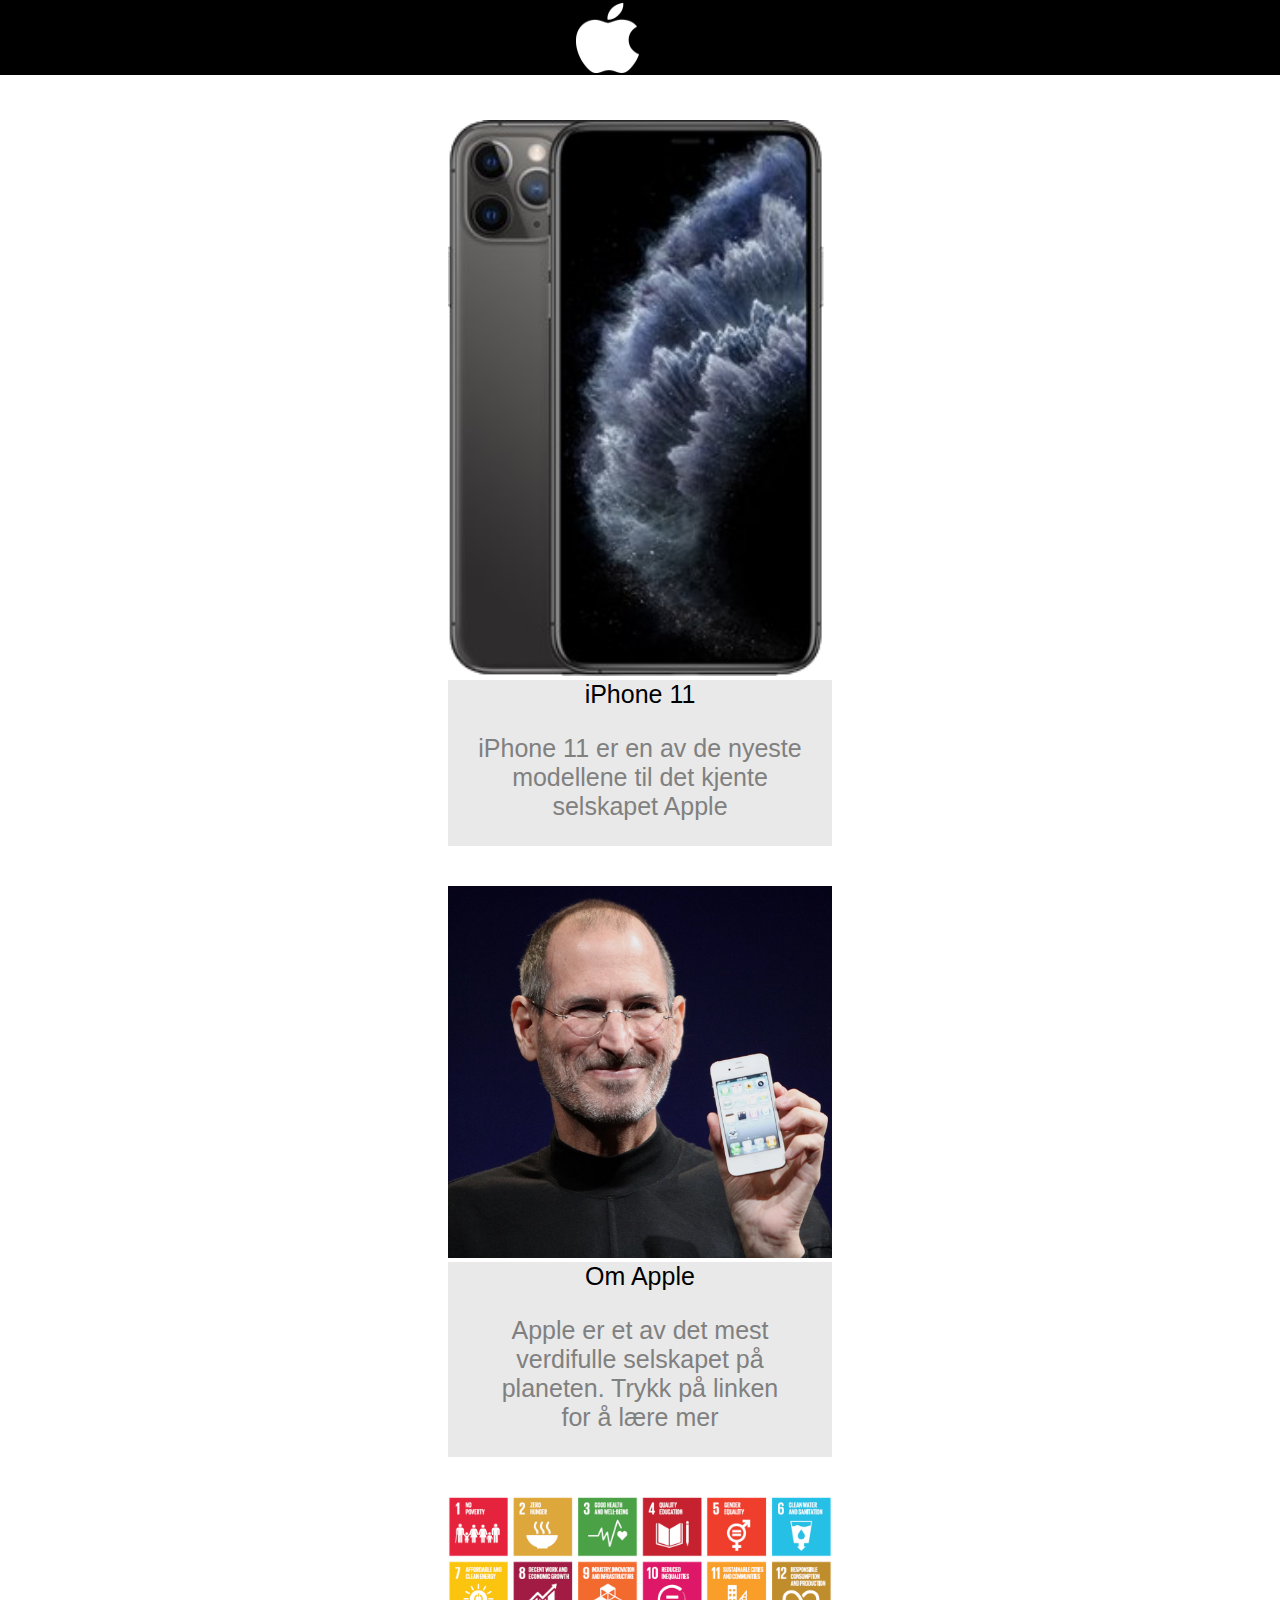
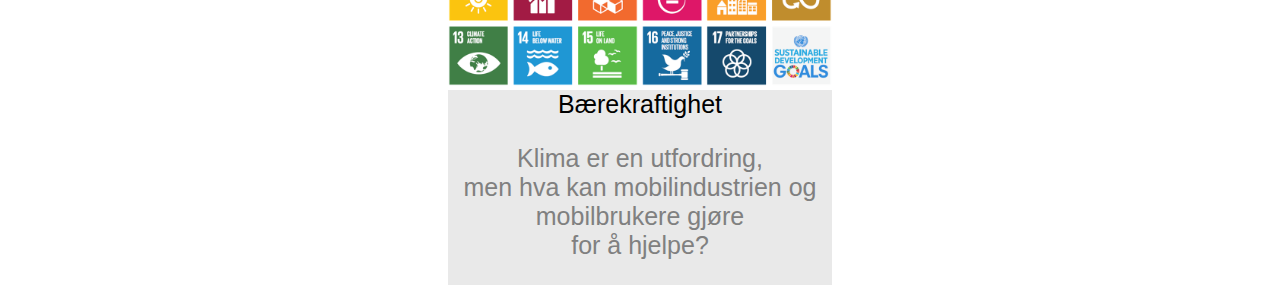
<file: index.html>
<!doctype html>
<html>
    <head>
        <title>Apple iPhone</title><!--Navnet på fanen i nettleseren-->
        <link rel="stylesheet" href="forside.css"><!--Tilkobling til .css-->
    </head>

    <body>
        <div class="meny"><!--Meny med bilde-->
            <div id="bilde1"><img src="bilder/Untitled.png" width="63" height="70" alt="apple"></div>
        </div>

        <div class="innhold">
            <div class="info">
                <div class="bilde"><img src="bilder/iphone11.png" width="100%" height="100%" alt="iphone11"></div>
                <div class="tekst"><a href="iphone11pro.html">iPhone 11</a><p>iPhone 11 er en av de nyeste <br>modellene til det kjente <br>selskapet Apple</p></div>
            </div>
            <div class="info">
                <div class="bilde"><img src="bilder/stevejobs.png" width="100%" height="100%" alt="steve jobs"></div>
                <div class="tekst"><a href="apple.html">Om Apple</a><p>Apple er et av det mest <br>verdifulle selskapet på <br>planeten. Trykk på linken <br>for å lære mer</p></div>
            </div>
            <div class="info">
                <div class="bilde"><img src="bilder/baerekraftigutvikling.png" width="100%" height="100%" alt="utvikling"></div>
                <div class="tekst"><a href="baerekraft.html">Bærekraftighet</a><p>Klima er en utfordring, <br>men hva kan mobilindustrien og <br>mobilbrukere gjøre <br>for å hjelpe?</p>
            </div>
        </div>
    </body>
</html>
</file>
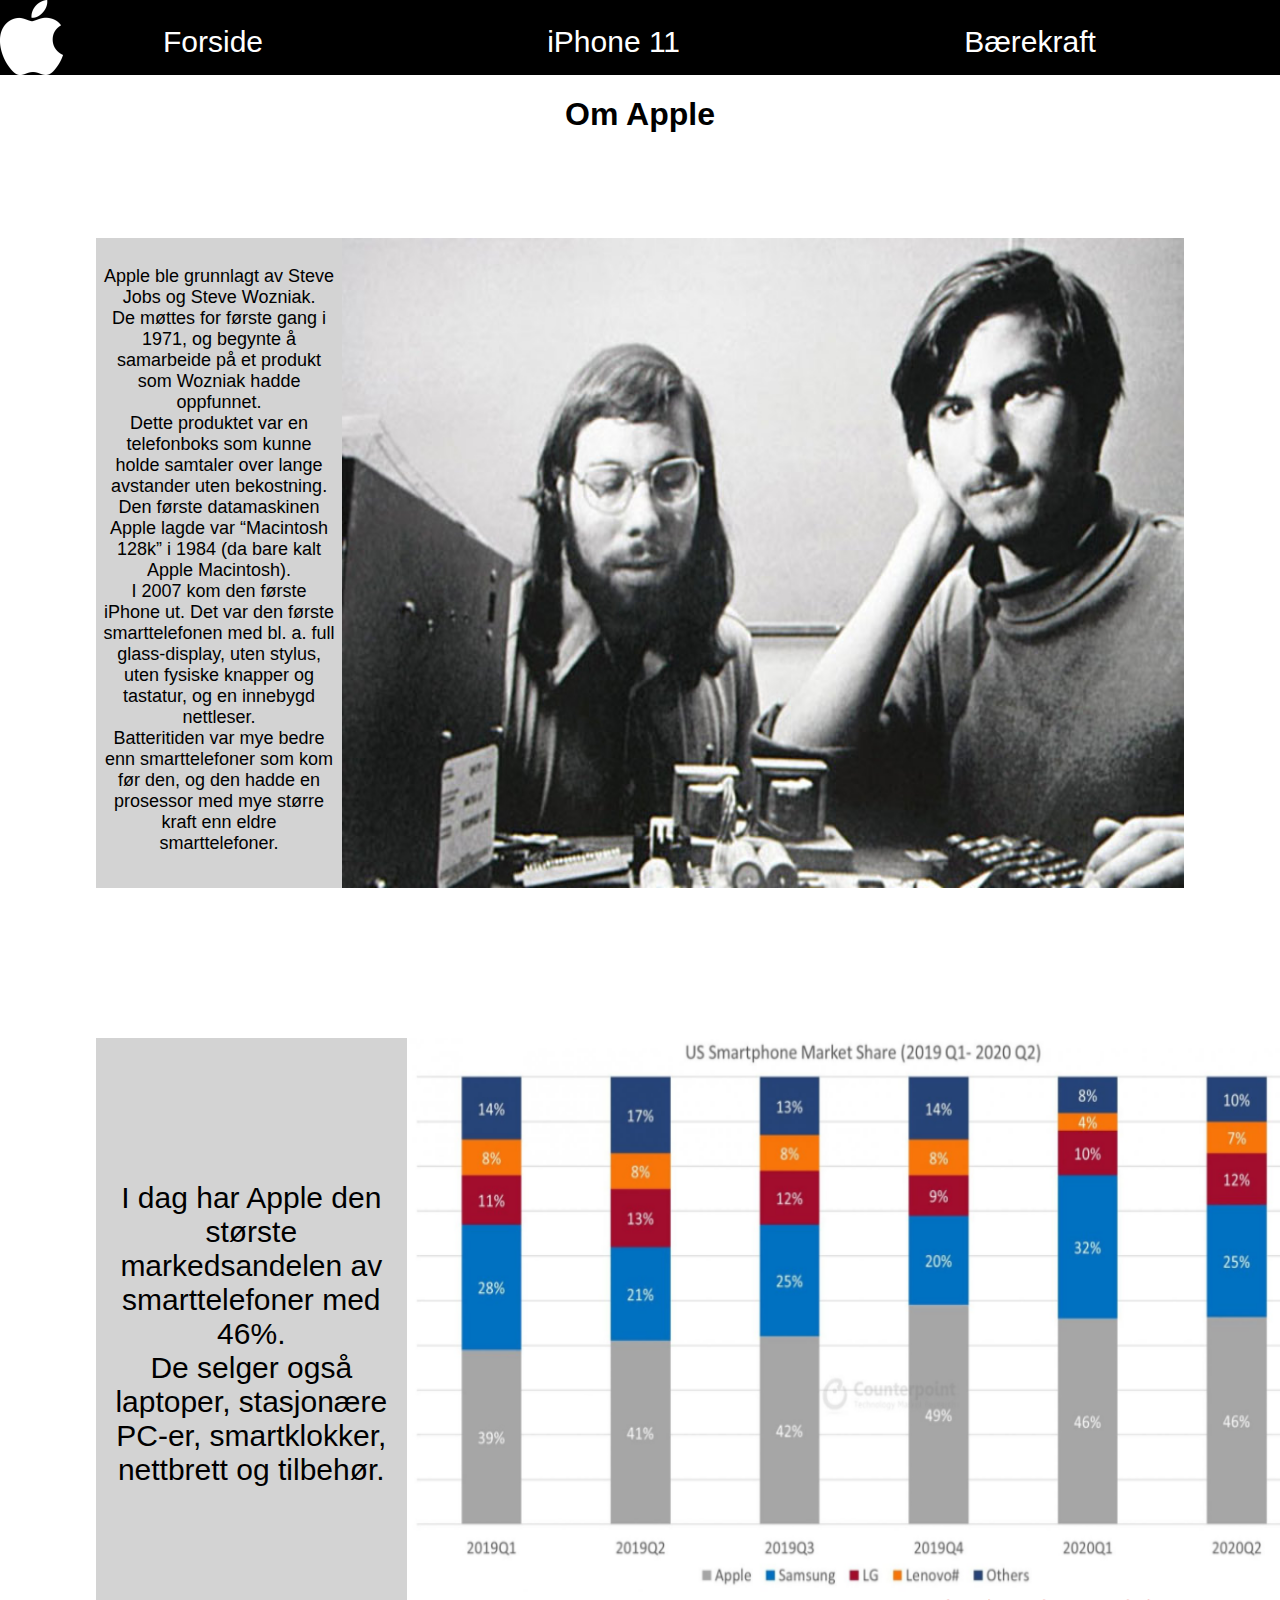
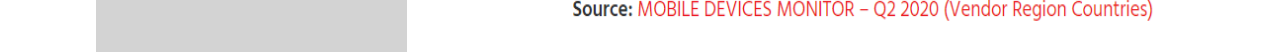
<file: apple.html>
<!doctype html>
<html>
    <head>
        <title>Om Apple</title>
        <link rel="stylesheet" href="apple.css">
    </head>

    <body>
            <div class="meny"><!--Meny med logo og lenker til de andre sidene-->
                <div class="logo" href></div>
                <a href="index.html"> Forside </a>
                <a href="iphone11pro.html"> iPhone 11 </a>
                <a href="baerekraft.html"> Bærekraft  </a>
            </div>

            <div class="overskrift"><!--Overskrift-->
                <h1>Om Apple</h1>
            </div>

            <div class="innhold"> <!--Flex-boks med tekst og bilde-->
                <div class="tekst">
                    
                    <br>Apple ble grunnlagt av Steve Jobs og Steve Wozniak. <br> De møttes for første gang i 1971, og begynte å samarbeide på et produkt som Wozniak hadde oppfunnet. <br>Dette produktet var en telefonboks som kunne holde samtaler over lange avstander uten bekostning.
                     <br> Den første datamaskinen Apple lagde var “Macintosh 128k” i 1984 (da bare kalt Apple Macintosh).<br> I 2007 kom den første iPhone ut. Det var den første smarttelefonen med bl. a. full glass-display, uten stylus, uten fysiske knapper og tastatur, og en innebygd nettleser. <br>Batteritiden var mye bedre enn smarttelefoner som kom før den, og den hadde en prosessor med mye større kraft enn eldre smarttelefoner. 
                    </div>
                <div class="bilde"><img src="bilder/jobswonzniak.jpg" width="100%" height="100%" alt="steve og steve"><img</div>
            </div>
            
            <div class="innhold2"> 
                <div class="tekst2">  
                    <br><br><br><br>I dag har Apple den største markedsandelen av smarttelefoner med 46%. <br>
                    De selger også laptoper, stasjonære PC-er, smartklokker, nettbrett og tilbehør. 
                </div>

                <div class="bilde2"><img src="bilder/applemarketshare.png" width="100%" height="100%" alt="market share"><img</div>
            </div>
    </body>
</html>
</file>
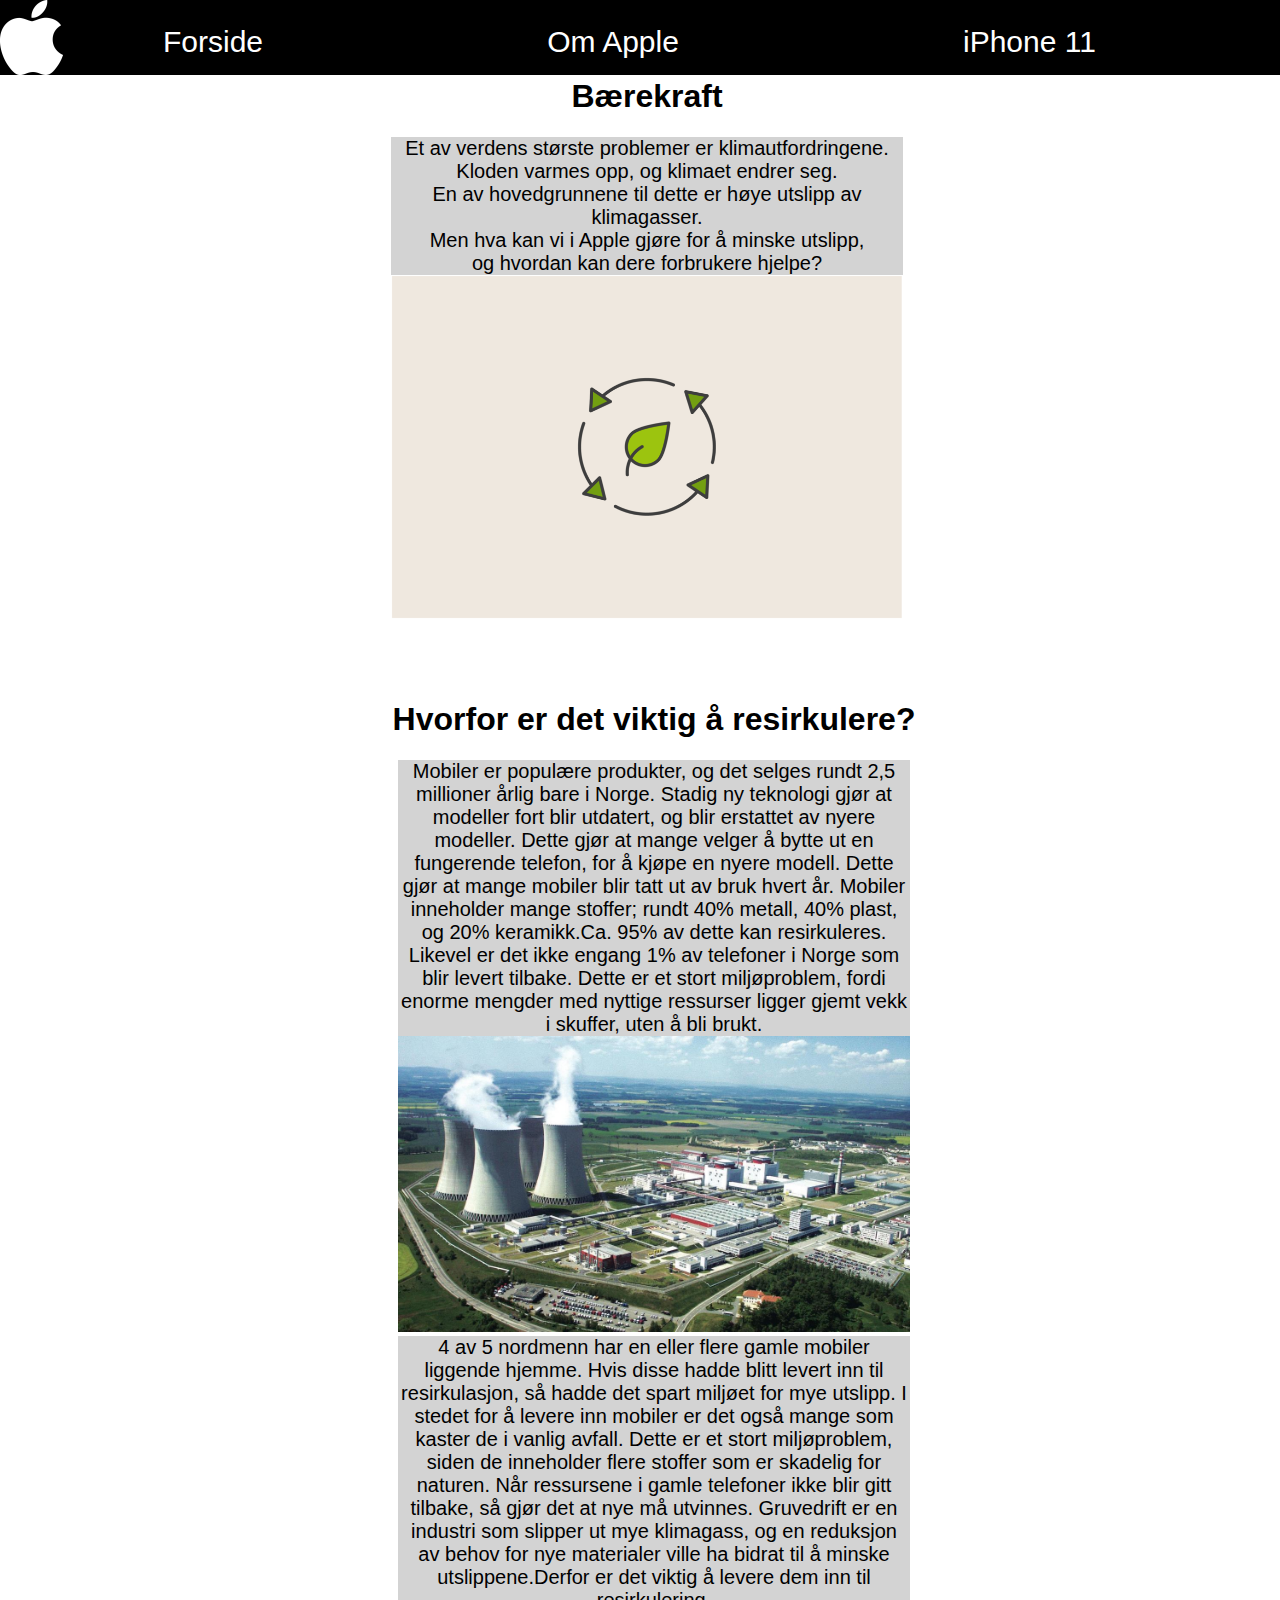
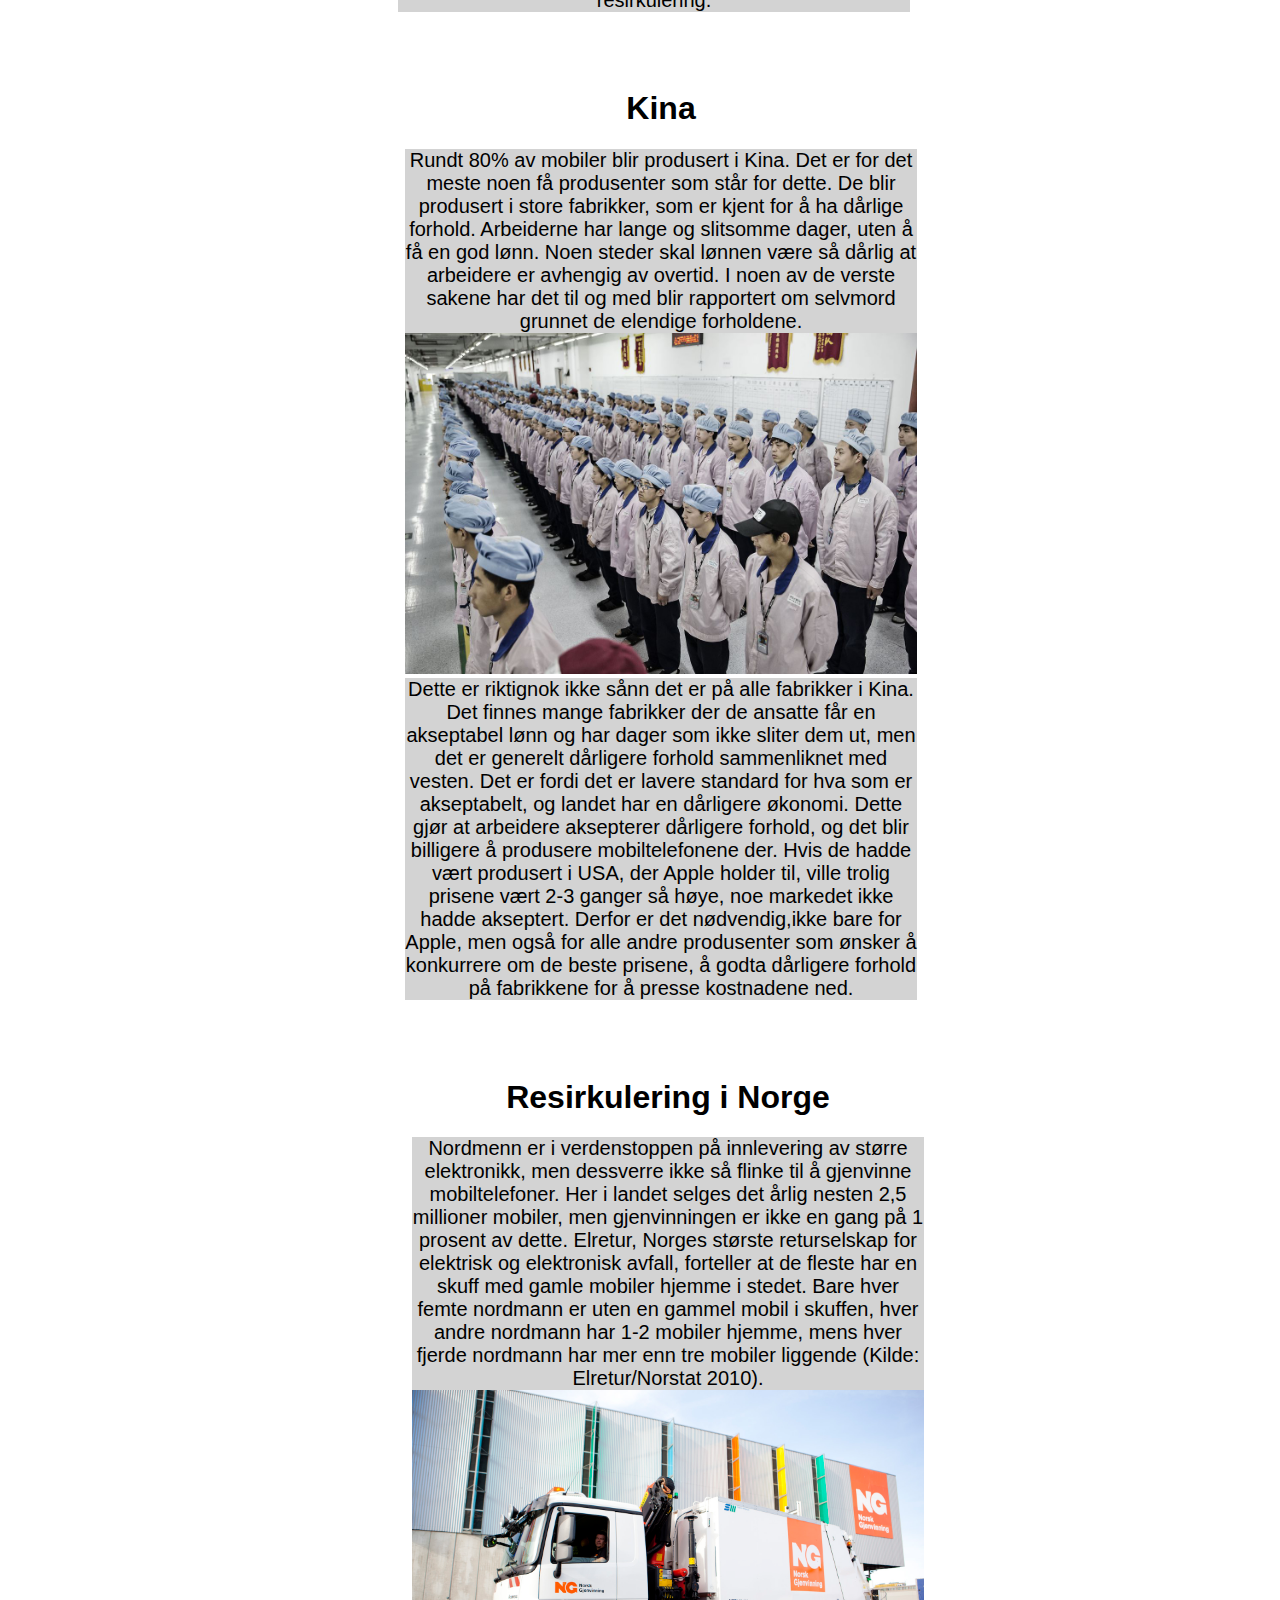
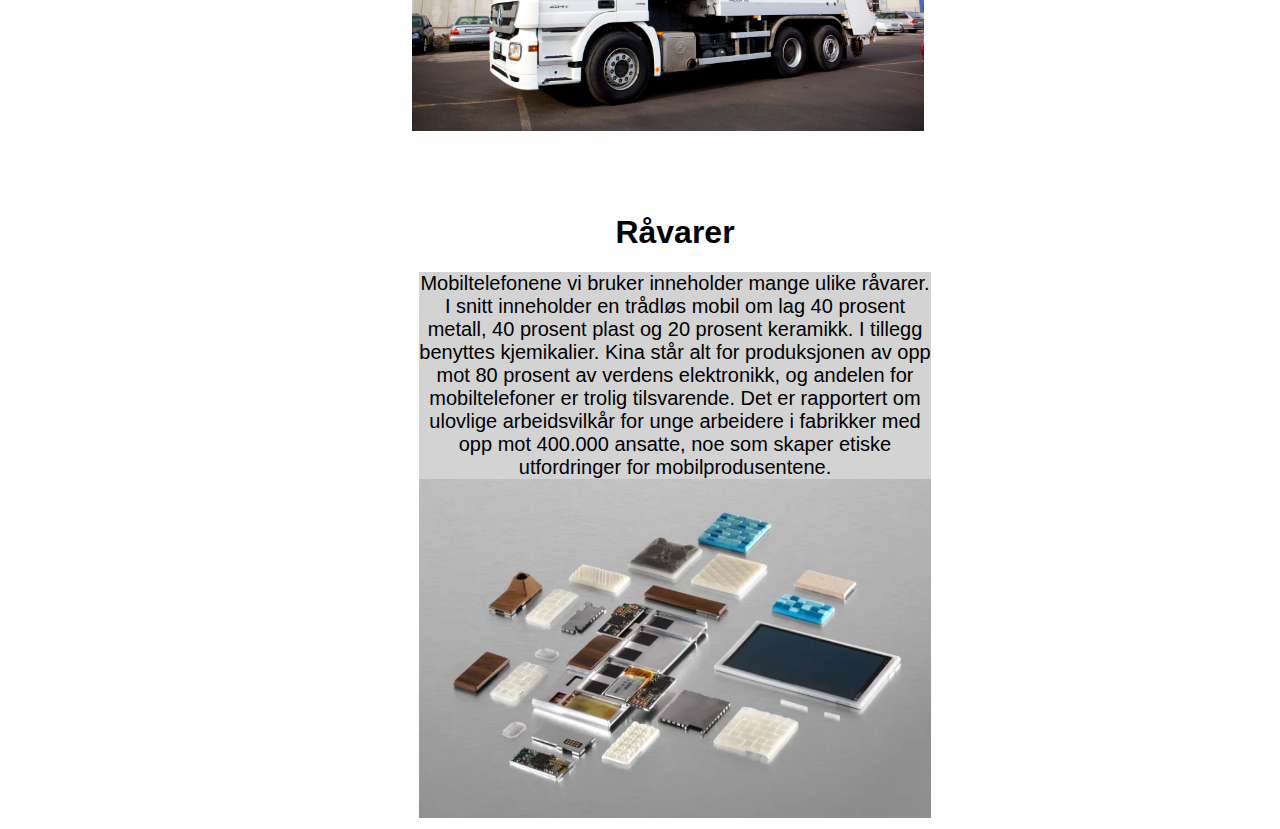
<file: baerekraft.html>
<!doctype html>
<html>
    <head>
        <title>Bærekraft</title>
        <link rel="stylesheet" href="baerekraft.css">
        

    </head>

    <body>
            <div class="meny"><!--Meny med logo og lenker til de andre sidene-->
                <div class="logo" href></div>
                <a href="index.html"> Forside </a>
                <a href="apple.html"> Om Apple </a>
                <a href="iphone11pro.html"> iPhone 11 </a>
            </div>

            
            <div class="innhold"><!--Flex-bokser med bilde og tekst -->

            <div class="overskrift">
                <h1>Bærekraft</h1>
            </div>

                <div class="tekst"> 
                    Et av verdens største problemer er klimautfordringene.<br>Kloden varmes opp, og klimaet endrer seg. <br>En av hovedgrunnene til dette er høye utslipp av klimagasser.<br>Men hva kan vi i Apple gjøre for å minske utslipp, <br>og hvordan kan dere forbrukere hjelpe?              
            </div>

            <div class="bilde"><img src="bilder/gjenvinning.png" width="100%" height="100%" alt="bilde 1"><img</div>
            </div>
        
            
            
            <div class="innhold"> 
                
            <div class="overskrift">
                <h1>Hvorfor er det viktig å resirkulere?</h1>
            </div>

                <div class="tekst">  
                Mobiler er populære produkter, og det selges rundt 2,5 millioner årlig bare i Norge. Stadig ny teknologi gjør at modeller fort blir utdatert, og blir
                erstattet av nyere modeller. Dette gjør at mange velger å bytte ut en fungerende telefon, for å kjøpe en nyere modell. Dette gjør at mange mobiler
                blir tatt ut av bruk hvert år. Mobiler inneholder mange stoffer; rundt 40% metall, 40% plast, og 20% keramikk.Ca. 95% av dette kan resirkuleres.
                Likevel er det ikke engang 1% av telefoner i Norge som blir levert tilbake. Dette er et stort miljøproblem, fordi enorme mengder med nyttige
                ressurser ligger gjemt vekk i skuffer, uten å bli brukt. 
                </div>

                <div class="bilde"><img src="bilder/bilde2.jpg" width="100%" height="100%" alt="bilde 2"><img</div>

                <div class="tekst2">4 av 5 nordmenn har en eller flere gamle mobiler liggende hjemme. Hvis disse hadde 
                    blitt levert inn til resirkulasjon, så hadde det spart miljøet for mye utslipp. I stedet for å levere inn mobiler er det også mange som kaster 
                    de i vanlig avfall. Dette er et stort miljøproblem, siden de inneholder flere stoffer som er skadelig for naturen. Når ressursene i gamle telefoner
                    ikke blir gitt tilbake, så gjør det at nye må utvinnes. Gruvedrift er en industri som slipper ut mye klimagass, og en reduksjon av behov for nye
                    materialer ville ha bidrat til å minske utslippene.Derfor er det viktig å levere dem inn til resirkulering.</div><!--Gitt nanv tekst2 slik at vi kan dele
                    opp teksten, så man slipper å scrolle for å lese hele avnsittet-->
            </div>

            

            <div class="innhold"> 
                
            <div class="overskrift">
                <h1>Kina</h1>
            </div>

                <div class="tekst">  
                Rundt 80% av mobiler blir produsert i Kina. Det er for det meste noen få produsenter som står for dette. De blir produsert i store
                fabrikker, som er kjent for å ha dårlige forhold. Arbeiderne har lange og slitsomme dager, uten å få en god lønn. Noen steder skal 
                lønnen være så dårlig at arbeidere er avhengig av overtid. I noen av de verste sakene har det til og med blir rapportert om selvmord 
                grunnet de elendige forholdene. 
                </div>


                <div class="bilde"><img src="bilder/bilde3.jpg" width="100%" height="100%" alt="bilde 3"><img</div>

                
                <div class="tekst2">Dette er riktignok ikke sånn det er på alle fabrikker i Kina. Det finnes mange  fabrikker der de ansatte 
                    får en akseptabel lønn og har dager som ikke sliter dem ut, men det er generelt dårligere forhold sammenliknet med vesten. Det er fordi det er 
                    lavere standard for hva som er akseptabelt, og landet har en dårligere økonomi. Dette gjør at arbeidere aksepterer dårligere forhold, og det blir 
                    billigere å produsere mobiltelefonene der. Hvis de hadde vært produsert i USA, der Apple holder til, ville trolig prisene vært 2-3 ganger så høye, 
                    noe markedet ikke hadde akseptert. Derfor er det nødvendig,ikke bare for Apple, men også for alle andre produsenter som ønsker å konkurrere om de beste 
                    prisene, å godta dårligere forhold på fabrikkene for å presse kostnadene ned.
                </div>

            </div>

            

            <div class="innhold"> 
                
            <div class="overskrift">
                <h1>Resirkulering i Norge</h1>
            </div>

                <div class="tekst"> 
                    Nordmenn er i verdenstoppen på innlevering av større elektronikk,
                    men dessverre ikke så flinke til å gjenvinne mobiltelefoner.
                    Her i landet selges det årlig nesten 2,5 millioner mobiler, men gjenvinningen er ikke en gang på
                    1 prosent av dette. Elretur, Norges største returselskap for elektrisk og elektronisk avfall, forteller at de fleste har en
                     skuff med gamle mobiler hjemme i stedet. Bare hver femte nordmann er uten en gammel mobil i skuffen, 
                     hver andre nordmann har 1-2 mobiler hjemme, mens hver fjerde nordmann har mer enn tre mobiler liggende (Kilde: Elretur/Norstat 2010).

                </div>                  

            <div class="bilde"><img src="bilder/bilde4.jpg" width="100%" height="100%" alt="bilde 4"><img</div>

            </div>


            

            <div class="innhold"> 
                
            
            <div class="overskrift">
                <h1>Råvarer</h1>
            </div>

                <div class="tekst">  
                    Mobiltelefonene vi bruker inneholder mange ulike råvarer. I snitt inneholder en trådløs mobil 
                    om lag 40 prosent metall, 40 prosent plast og 20 prosent keramikk. I tillegg benyttes kjemikalier.
                    Kina står alt for produksjonen av opp mot 80 prosent av verdens elektronikk, og andelen for 
                    mobiltelefoner er trolig tilsvarende. Det er rapportert om ulovlige arbeidsvilkår for unge arbeidere i fabrikker med opp mot 400.000 
                    ansatte, noe som skaper etiske utfordringer for mobilprodusentene.
                    

                </div>

                <div class="bilde"><img src="bilder/bilde5.jpg" width="100%" height="100%" alt="bilde 5"><img</div>
            </div>
    </body>
</html>
</file>
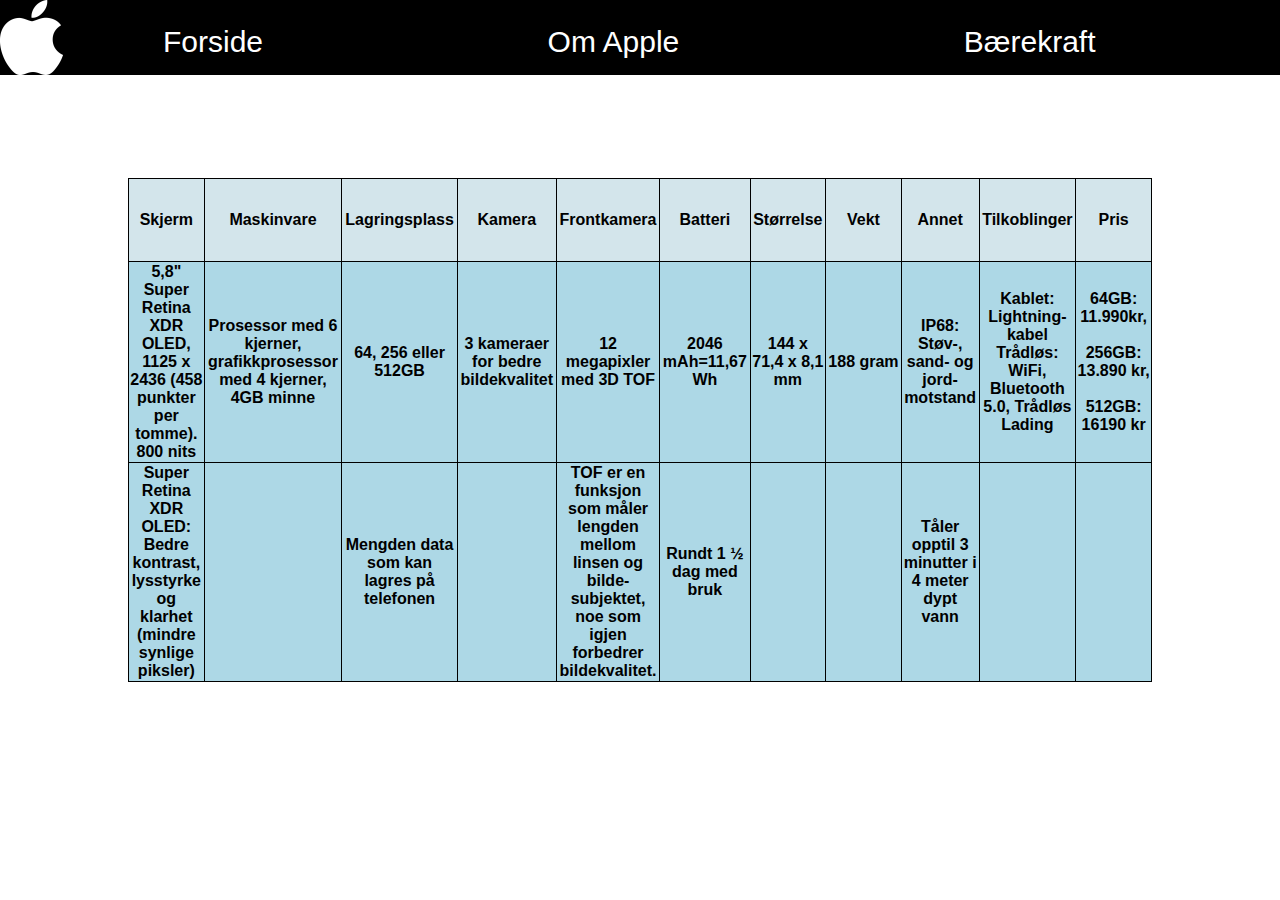
<file: iPhone11pro.html>
<!doctype html>
<html>
    <head>
        <title>Apple iPhone</title>
        <link rel="stylesheet" href="iphone11pro.css">
    </head>

    <body>
            <div class="meny"><!--Meny med logo og lenker til de andre sidene-->
                <div class="logo"></div>
                <a href="index.html"> Forside </a>
                <a href="apple.html"> Om Apple </a>
                <a href="baerekraft.html"> Bærekraft  </a>
            </div>

            <table><!--Tabell delt inn i 3 rader-->
                <tr class="top"><!--Gitt navn slik at vi kan ha en annen farge på denne raden-->
                    <th>Skjerm</th>
                    <th>Maskinvare</th>
                    <th>Lagringsplass</th>
                    <th>Kamera</th>
                    <th>Frontkamera</th>
                    <th>Batteri</th>
                    <th>Størrelse</th>
                    <th>Vekt</th>
                    <th>Annet</th>
                    <th>Tilkoblinger</th>
                    <th>Pris</th>
                </tr>
                <tr>
                    <th>5,8" Super Retina XDR OLED, 1125 x 2436 (458 punkter per tomme). 800 nits</th>
                    <th>Prosessor med 6 kjerner, grafikkprosessor med 4 kjerner, 4GB minne</th>
                    <th>64, 256 eller 512GB</th>
                    <th>3 kameraer for bedre bildekvalitet</th>
                    <th>12 megapixler med 3D TOF</th>
                    <th>2046 mAh=11,67 Wh</th>
                    <th>144 x 71,4 x 8,1 mm</th>
                    <th>188 gram</th>
                    <th>IP68: Støv-, sand- og jord-motstand </th>
                    <th>Kablet: Lightning-kabel <br> Trådløs: WiFi, Bluetooth 5.0, Trådløs Lading</th>
                    <th>64GB: <br>11.990kr,<br><br> 256GB: <br>13.890 kr,<br> <br>512GB: <br>16190 kr</th>
                </tr>
                <tr>
                    <th>Super Retina XDR OLED: Bedre kontrast, lysstyrke og klarhet (mindre synlige piksler)</th>
                    <th></th>
                    <th>Mengden data som kan lagres på telefonen</th>
                    <th></th>
                    <th>TOF er en funksjon som måler lengden mellom linsen og bilde-subjektet, noe som igjen forbedrer bildekvalitet. 
                    </th>
                    <th>Rundt 1 ½ dag med bruk</th>
                    <th></th>
                    <th></th>
                    <th> Tåler opptil 3 minutter i 4 meter dypt vann </th>
                    <th></th>
                    <th></th>
                </tr>
            </table>
        </div>

    </body>
</html>
</file>
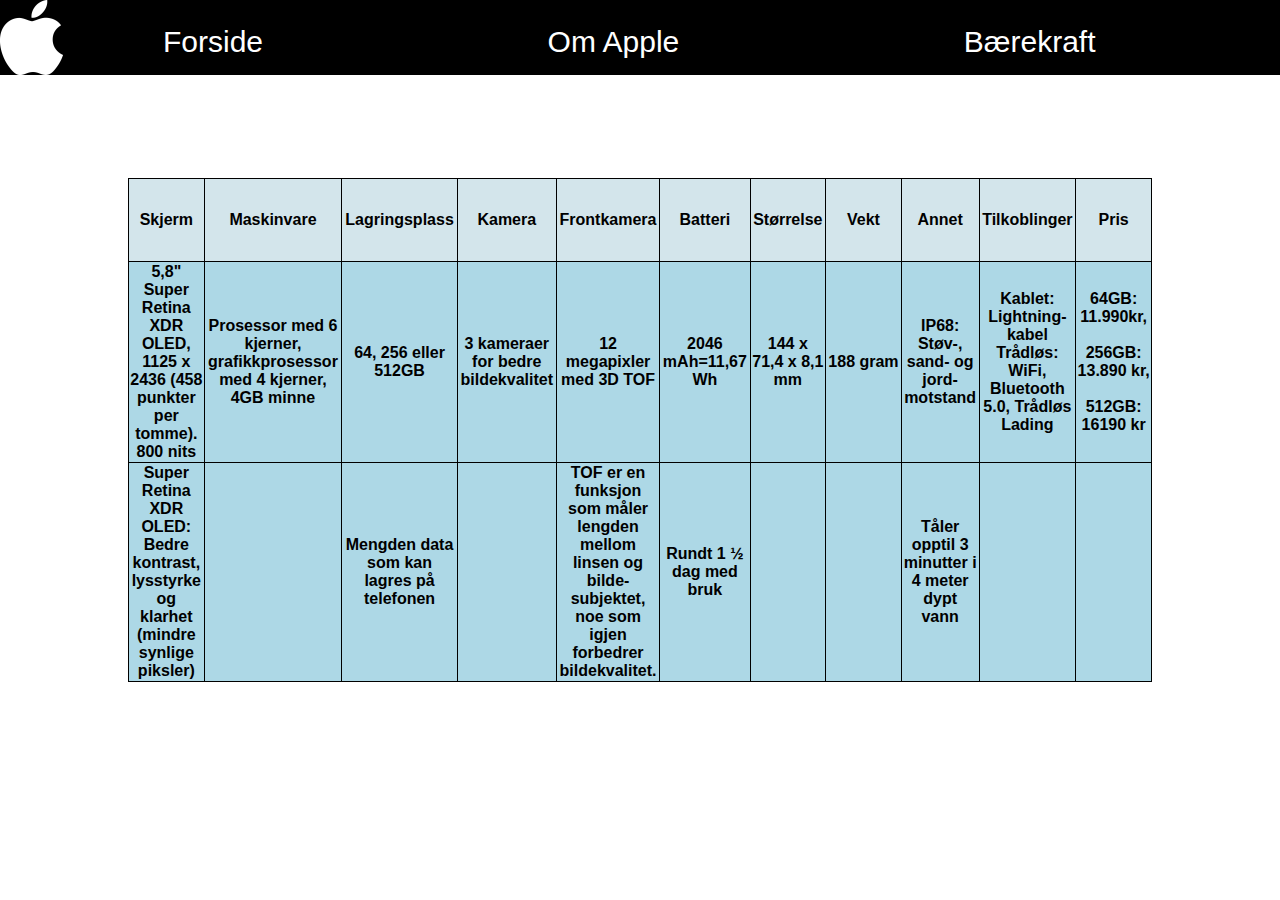
<file: iphone11pro.html>
<!doctype html>
<html>
    <head>
        <title>Apple iPhone</title>
        <link rel="stylesheet" href="iphone11pro.css">
    </head>

    <body>
            <div class="meny"><!--Meny med logo og lenker til de andre sidene-->
                <div class="logo"></div>
                <a href="index.html"> Forside </a>
                <a href="apple.html"> Om Apple </a>
                <a href="baerekraft.html"> Bærekraft  </a>
            </div>

            <table><!--Tabell delt inn i 3 rader-->
                <tr class="top"><!--Gitt navn slik at vi kan ha en annen farge på denne raden-->
                    <th>Skjerm</th>
                    <th>Maskinvare</th>
                    <th>Lagringsplass</th>
                    <th>Kamera</th>
                    <th>Frontkamera</th>
                    <th>Batteri</th>
                    <th>Størrelse</th>
                    <th>Vekt</th>
                    <th>Annet</th>
                    <th>Tilkoblinger</th>
                    <th>Pris</th>
                </tr>
                <tr>
                    <th>5,8" Super Retina XDR OLED, 1125 x 2436 (458 punkter per tomme). 800 nits</th>
                    <th>Prosessor med 6 kjerner, grafikkprosessor med 4 kjerner, 4GB minne</th>
                    <th>64, 256 eller 512GB</th>
                    <th>3 kameraer for bedre bildekvalitet</th>
                    <th>12 megapixler med 3D TOF</th>
                    <th>2046 mAh=11,67 Wh</th>
                    <th>144 x 71,4 x 8,1 mm</th>
                    <th>188 gram</th>
                    <th>IP68: Støv-, sand- og jord-motstand </th>
                    <th>Kablet: Lightning-kabel <br> Trådløs: WiFi, Bluetooth 5.0, Trådløs Lading</th>
                    <th>64GB: <br>11.990kr,<br><br> 256GB: <br>13.890 kr,<br> <br>512GB: <br>16190 kr</th>
                </tr>
                <tr>
                    <th>Super Retina XDR OLED: Bedre kontrast, lysstyrke og klarhet (mindre synlige piksler)</th>
                    <th></th>
                    <th>Mengden data som kan lagres på telefonen</th>
                    <th></th>
                    <th>TOF er en funksjon som måler lengden mellom linsen og bilde-subjektet, noe som igjen forbedrer bildekvalitet. 
                    </th>
                    <th>Rundt 1 ½ dag med bruk</th>
                    <th></th>
                    <th></th>
                    <th> Tåler opptil 3 minutter i 4 meter dypt vann </th>
                    <th></th>
                    <th></th>
                </tr>
            </table>
        </div>

    </body>
</html>
</file>
<file: forside.css>
BODY,HTML {
    padding: 0px;
    margin: 0px;
    font-family: Arial, Helvetica, sans-serif;
}

.meny {
    background-color: black;
    height: 75px;
    width: 100%;
    position: fixed;
    z-index: 100;
}

#bilde1 {
    position: absolute;
    left:45%;
    top: 3px;
    z-index: 100;
}

.innhold {
    position: relative;
    top: 100px;
    background-color: rgb(255, 255, 255);
    display: flex;
    flex-wrap: wrap;
    flex-direction: column;
    align-items: center;
}
.lenke {
    flex-grow: 1;
    background-color: rgb(0, 0, 0);
    margin: 5px;
    padding: 5px;
    text-align: center;
    justify-content: center;
    font-size: 20px;
    color: black;
    list-style-type: none;
}
 
 
a {text-decoration: none;}
a:link {color:black}
a:visited{color:black}
a:hover{color: grey;}
 
 
 
.info {
    height: 90%;
    width: 30%;
    background-color: white;
    margin: 20px;
    display: flex;
    flex-direction: column;
}
.bilde {
    width: 100%;
    height: 70%;
    background-color: white;
}
.tekst {
    width: 100%;
    height: 30%;
    background-color: rgb(233, 233, 233);
    font-size: 25px;
    color: grey;
    align-items: center;
    text-align: center;
}
</file>
<file: apple.css>
BODY,HTML {
    padding: 0px;
    margin: 0px;
    font-family: Arial, Helvetica, sans-serif;
}

.meny {
    background-color: black;
    height: 75px;
    width: 100%;
    display: flex;
    flex-direction: row;
    position: fixed;
    z-index: 100;
}


.meny a {
    display: inline;
    flex-grow: 1;
    font-size: 30px;
    text-decoration: none;
    color: white;
    padding: 25px 100px;
}

a:hover {
    color: skyblue;
}

.logo {
    background-image: url(bilder/Untitled.png); 
    width: 63px;
    z-index: 100;
    background-color: black;
}

.overskrift {
    text-align: center;
    position: absolute;
    top: 75px;
    left: 0;
    right: 0;
    bottom: 0;
    margin: auto;
}

.innhold {
    position: absolute;
    width: 85%;
    margin: auto;
    height: 650px;
    display: flex;
    flex-direction: row;
    top: 225px;
    left: 0px;
    right: 0px;
    bottom: 0px;
}

.tekst {
    padding: 7px;
    color: black;
    background-color: lightgrey;
    width: 300px;
    font-size: 18px;
    text-align: center;
}

.bilde {
    width: 100%;
    height: 100%;
}

.innhold2 {
    top: 800px;
    position: absolute;
    margin: auto;
    width: 1235px;
    display: flex;
    flex-direction: row;
}

.tekst2 {
    padding: 7px;
    color: black;
    background-color: lightgrey;
    width: 300px;   
    height: 600px;
    font-size: 30px;
    margin: auto;
    text-align: center;
}
</file>
<file: baerekraft.css>
BODY,HTML {
    padding: 0px;
    margin: 0px;
    font-family: Arial, Helvetica, sans-serif;
}

.meny {
    background-color: black;
    height: 75px;
    width: 100%;
    display: flex;
    flex-direction: row;
    position: fixed;
    z-index: 100;
    top: 0px;
}


.meny a {
    display: inline;
    flex-grow: 1;
    font-size: 30px;
    text-decoration: none;
    color: white;
    padding: 25px 100px;
}

a:hover {
    color: skyblue;
}

.logo {
    background-image: url(bilder/Untitled.png); 
    width: 63px;
    z-index: 100;
    background-color: black;
}

.overskrift {
    width: 100%;
    top: 100px;
    text-align: center; 
}

.innhold {
    position: relative;
    display:flex;
    flex-direction: column;
    top: 50px;
    width: 100%;
    height: 40%;
    text-align: center;
    padding: 7px;
}

.tekst {
    font-size: 20px;
    width: 40%;
    margin: auto;
    background-color: lightgrey;
}
.bilde {
    width: 40%;
    margin: auto;
}


.tekst2 {
    font-size: 20px;
    width: 100%;
    margin: auto;
    background-color: lightgrey;
}
</file>
<file: iphone11pro.css>
BODY,HTML {
    padding: 0px;
    margin: 0px;
    font-family: Arial, Helvetica, sans-serif;
}

.meny {
    background-color: black;
    height: 75px;
    width: 100%;
    display: flex;
    flex-direction: row;
}


.meny a {
    display: inline;
    flex-grow: 1;
    font-size: 30px;
    text-decoration: none;
    color: white;
    padding: 25px 100px;
}

a:hover {
    color: skyblue;
}

.logo {
    background-image: url(bilder/Untitled.png); 
    width: 63px;
    z-index: 100;
    background-color: black;
}

table {
    position: absolute;
    border-collapse: collapse;
    background-color: rgb(173, 216, 230);
    width: 10px;
    margin: auto;
    top: -20px;
    right: 0px;
    left: 0px;
    bottom: 0px;
    
}
table, th, tr {
    border: 1px solid black;
    height: 10px;
    width: 70px;
}
table {
    width: 80%;
  }
  
  th {
    height: 80px;
  }

  .top {
      background-color: rgb(211, 229, 235)
  }
</file>
